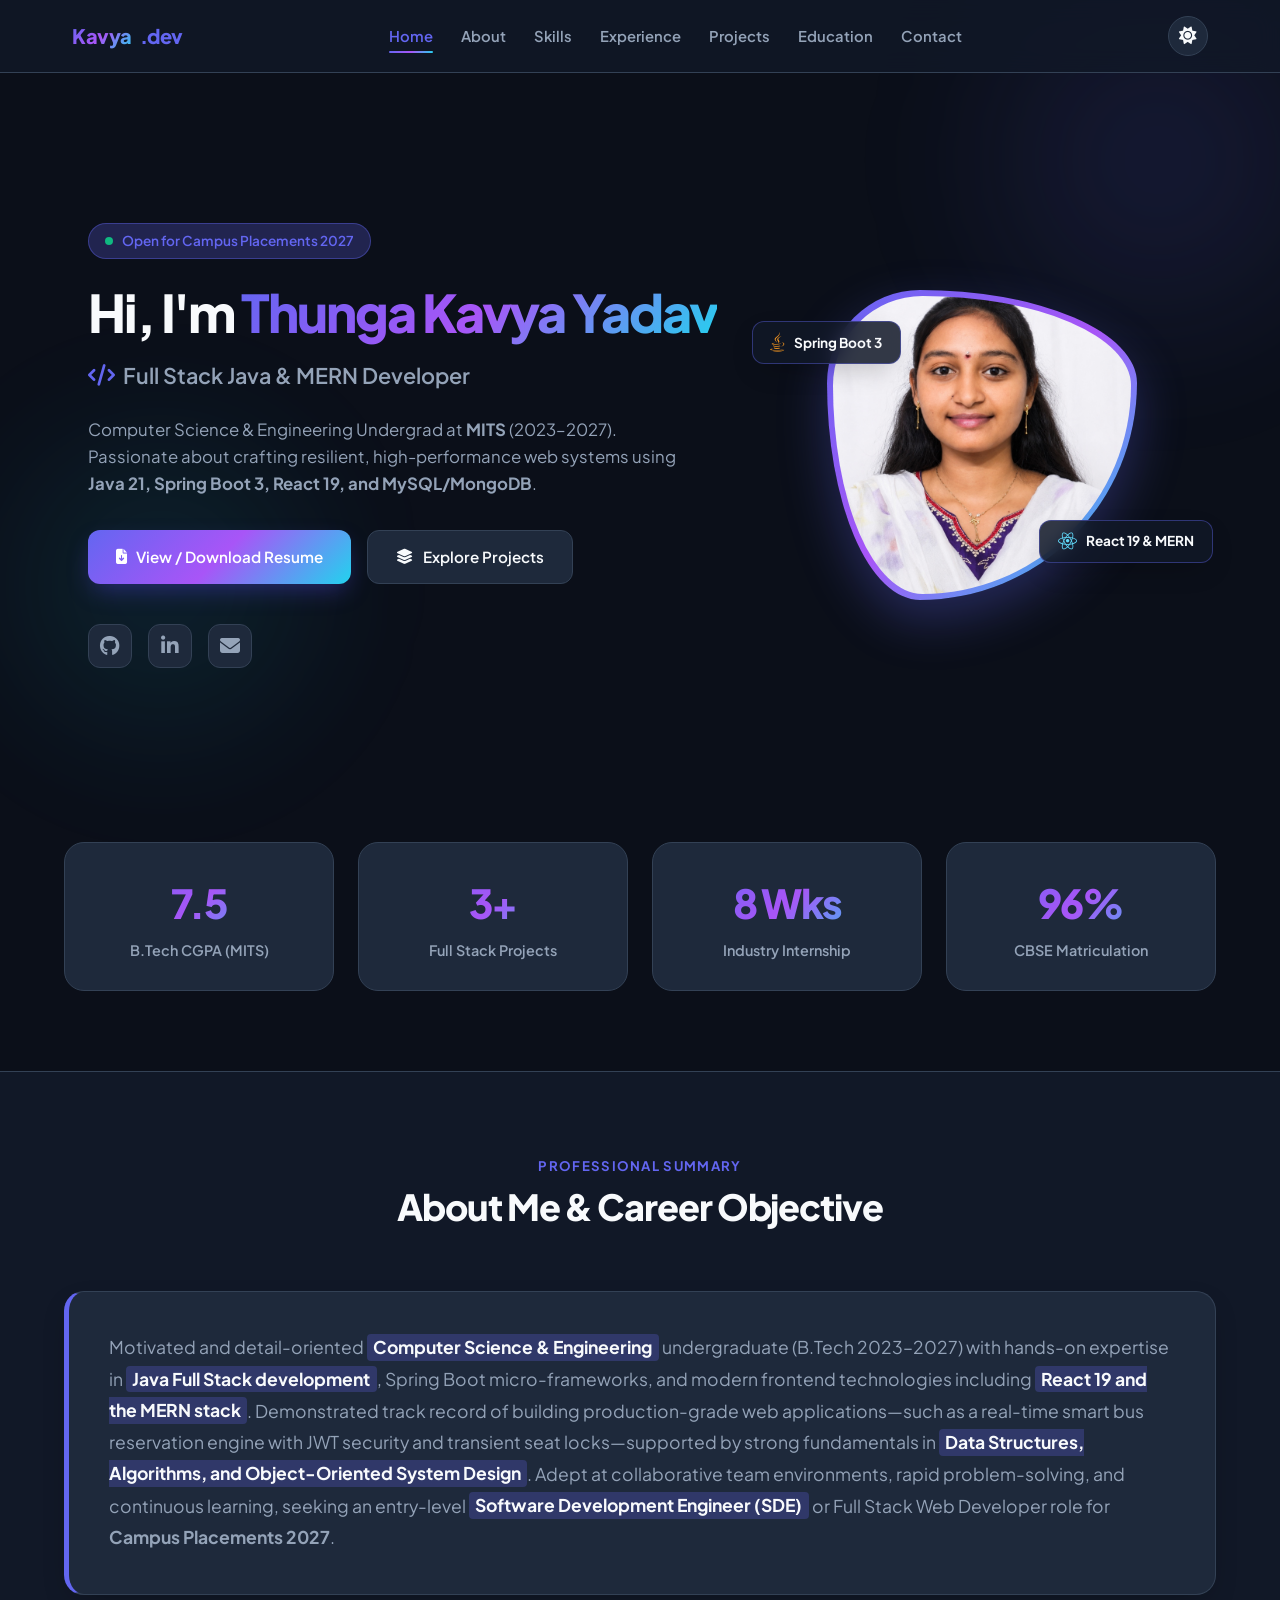
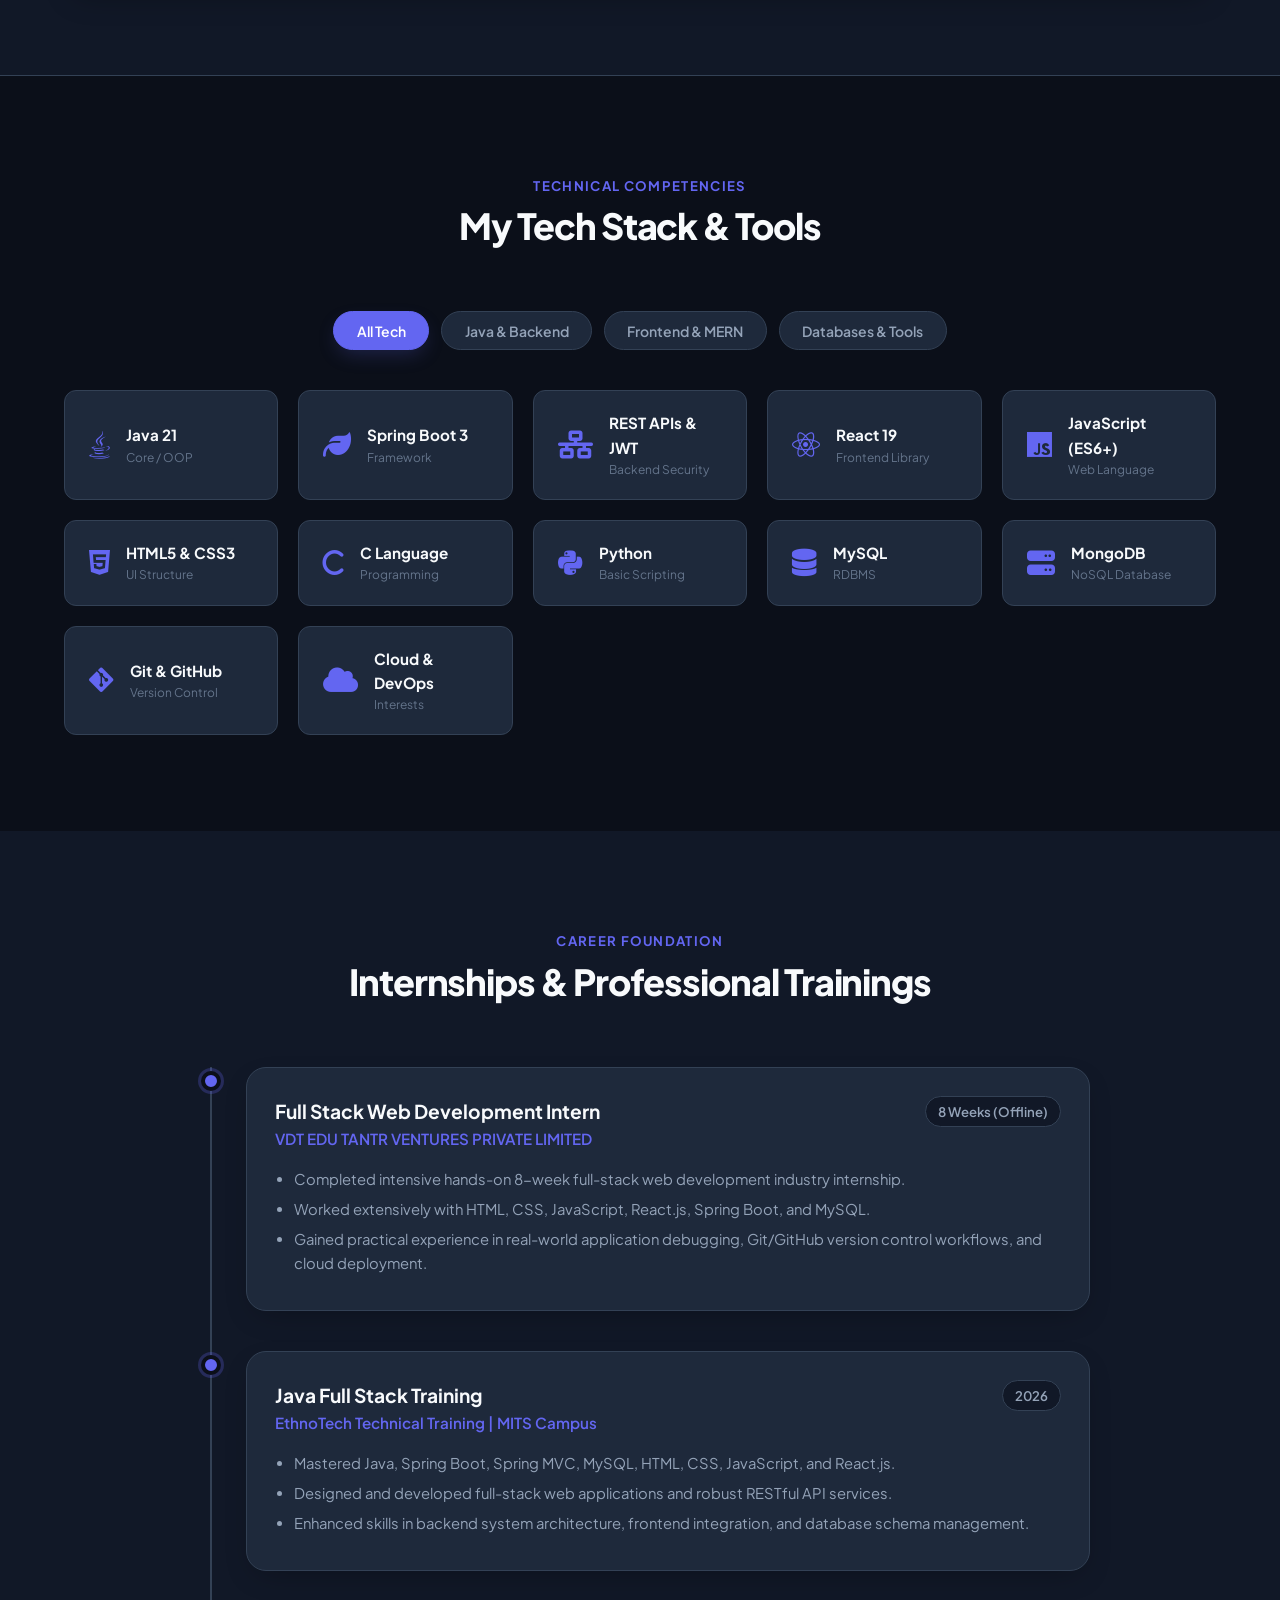
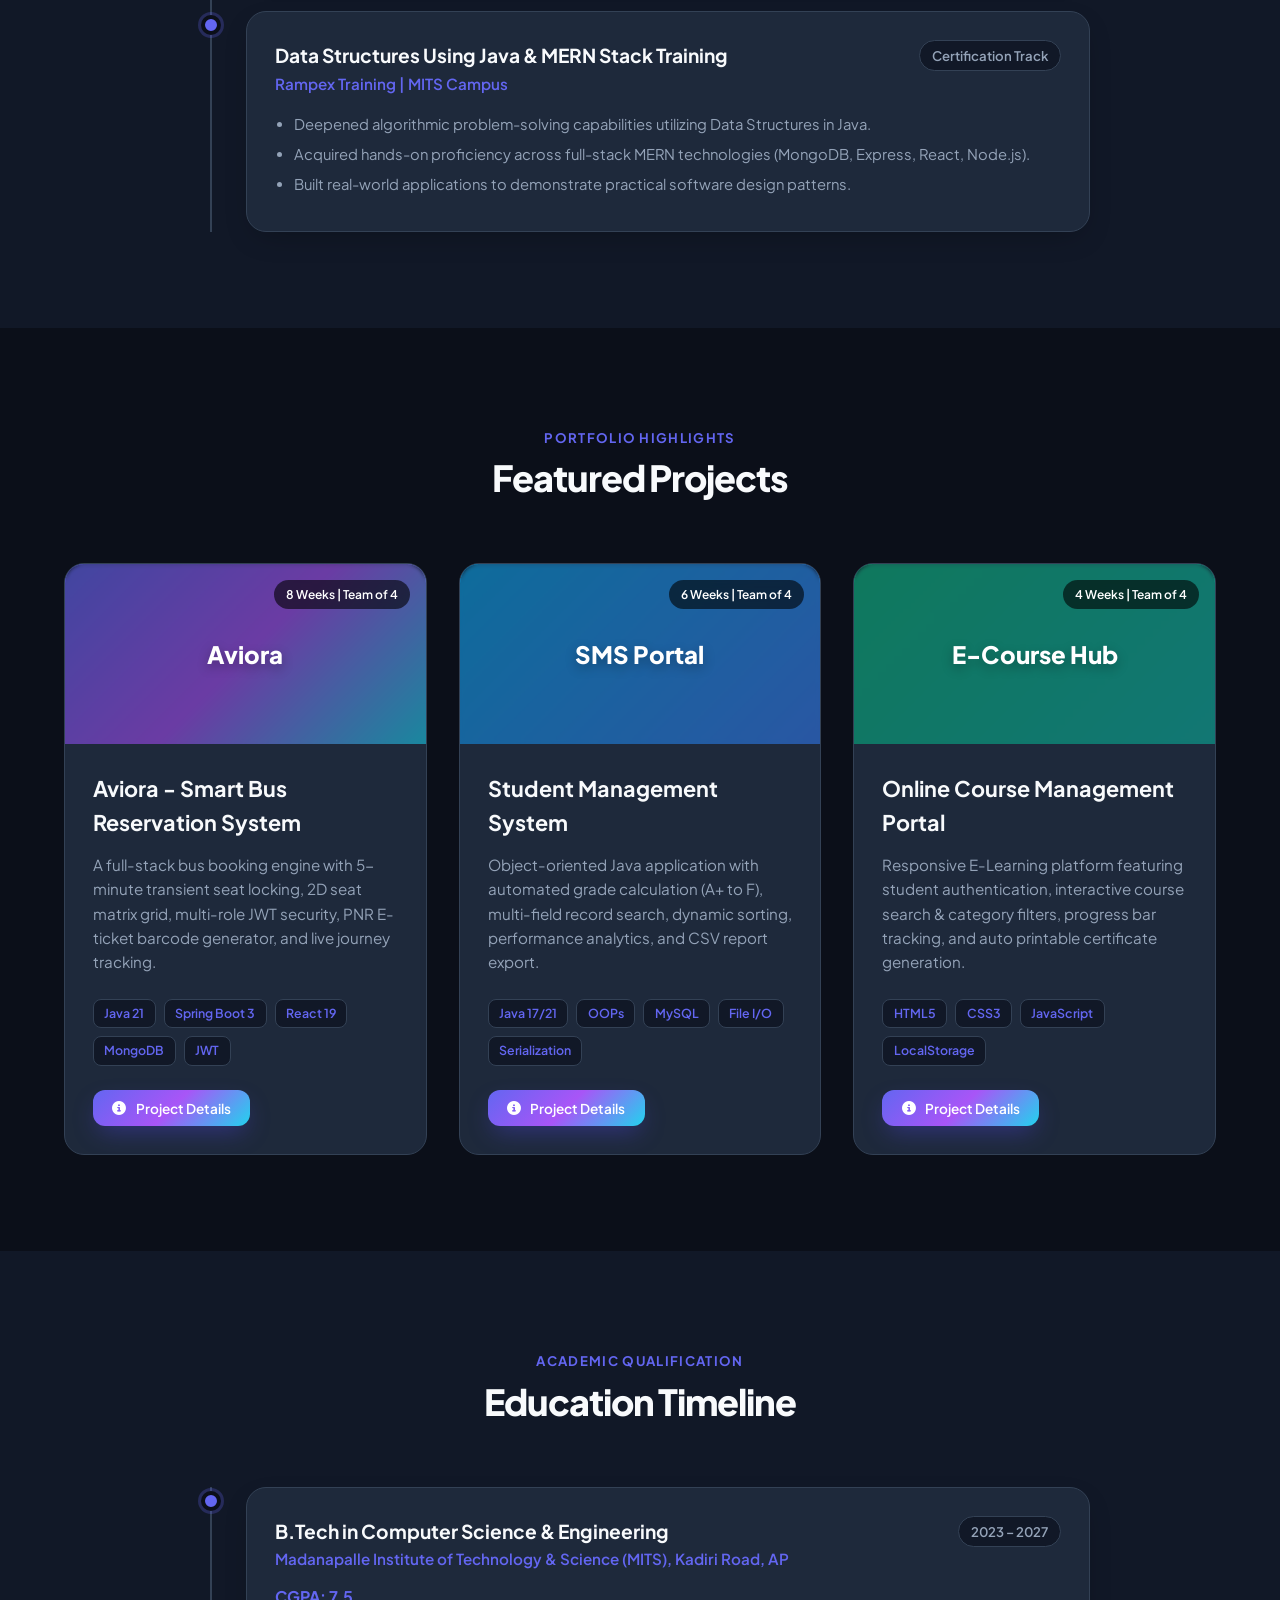
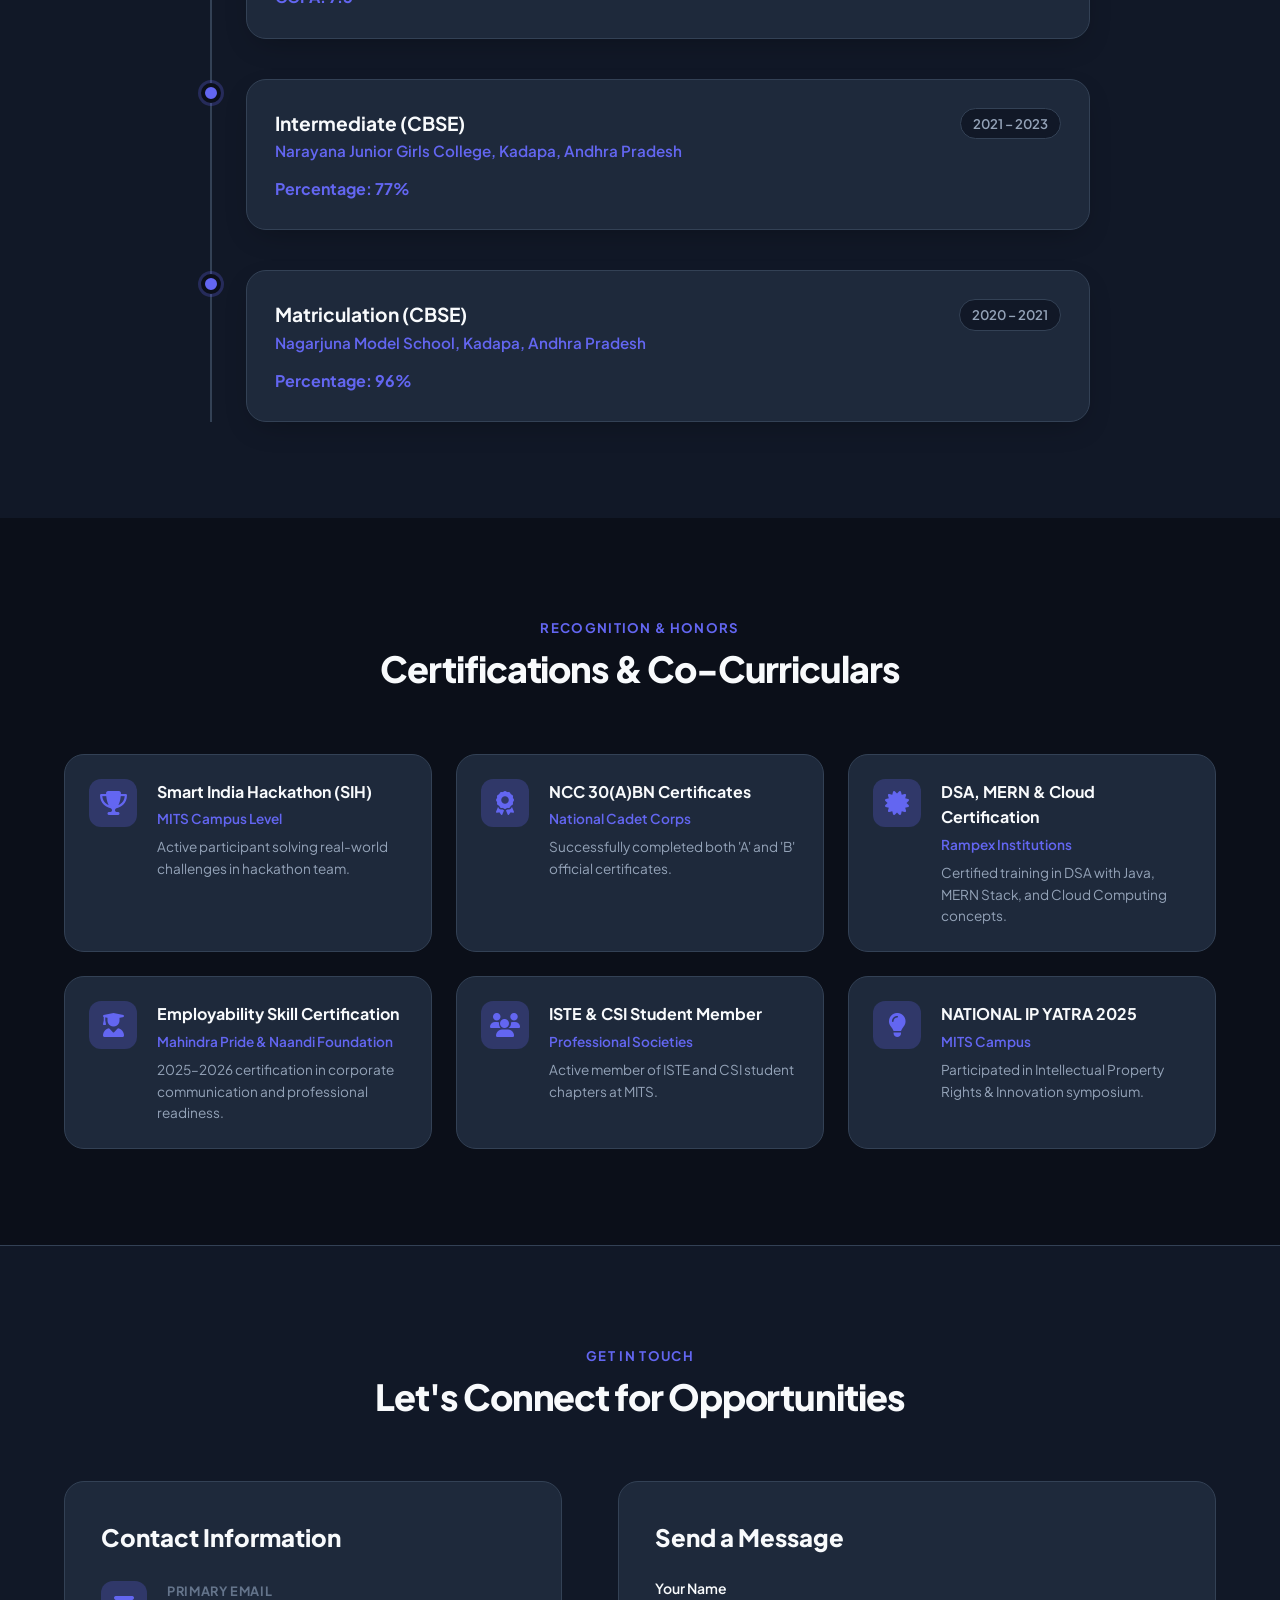
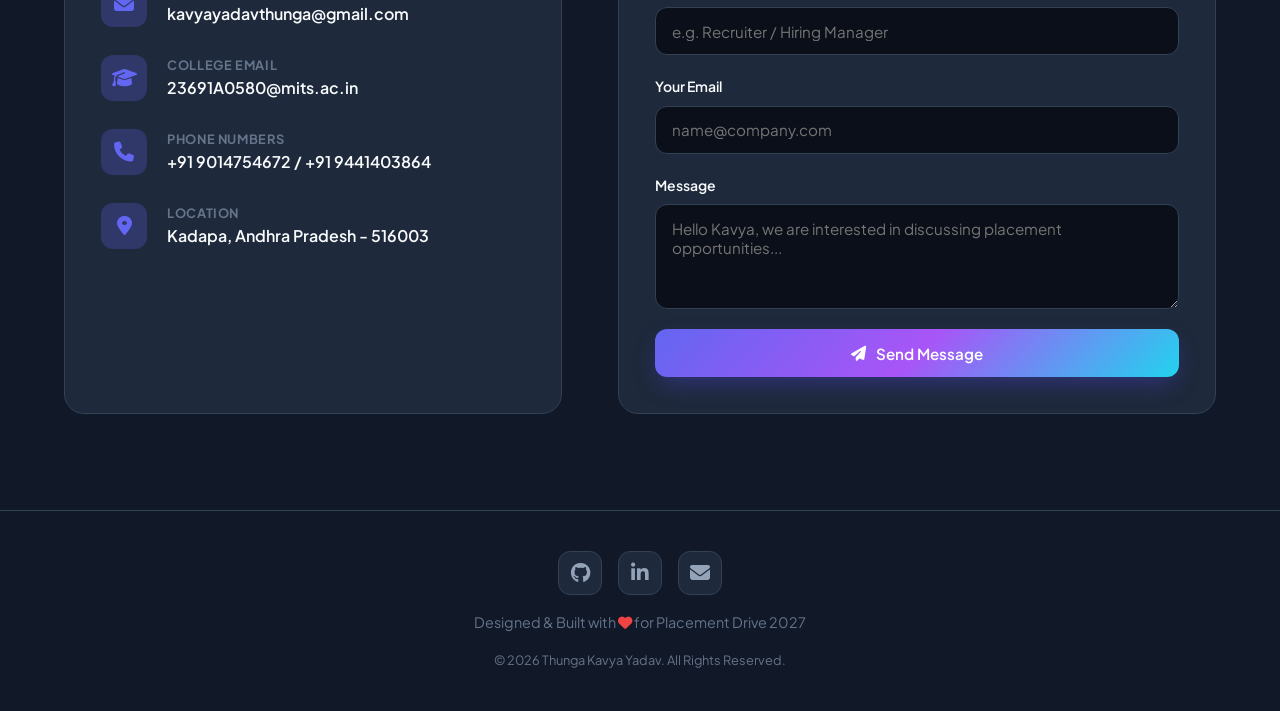
<file: index.html>
<!DOCTYPE html>
<html lang="en" data-theme="dark">
<head>
  <meta charset="UTF-8">
  <meta name="viewport" content="width=device-width, initial-scale=1.0">
  <title>Thunga Kavya Yadav | Full Stack Developer Portfolio | CSE 2027</title>
  <meta name="description" content="Portfolio of Thunga Kavya Yadav - B.Tech CSE student (2023-2027) at MITS. Full Stack Developer specializing in Java, Spring Boot, React, and MERN stack.">
  
  <!-- Google Fonts & FontAwesome -->
  <link rel="preconnect" href="https://fonts.googleapis.com">
  <link rel="preconnect" href="https://fonts.gstatic.com" crossorigin>
  <link href="https://fonts.googleapis.com/css2?family=Plus+Jakarta+Sans:wght@300;400;500;600;700;800&family=Fira+Code:wght@400;500&display=swap" rel="stylesheet">
  <link rel="stylesheet" href="https://cdnjs.cloudflare.com/ajax/libs/font-awesome/6.4.0/css/all.min.css">
  
  <!-- Custom Styles -->
  <link rel="stylesheet" href="style.css">
</head>
<body>

  <!-- Background Mesh Glow -->
  <div class="bg-mesh">
    <div class="bg-circle-1"></div>
    <div class="bg-circle-2"></div>
  </div>

  <!-- Header Navbar -->
  <header class="navbar">
    <div class="nav-container">
      <a href="#home" class="logo">
        <span class="gradient-text">Kavya</span><span style="color: var(--accent-primary);">.dev</span>
      </a>

      <ul class="nav-links" id="nav-links">
        <li><a href="#home" class="nav-link active">Home</a></li>
        <li><a href="#about" class="nav-link">About</a></li>
        <li><a href="#skills" class="nav-link">Skills</a></li>
        <li><a href="#experience" class="nav-link">Experience</a></li>
        <li><a href="#projects" class="nav-link">Projects</a></li>
        <li><a href="#education" class="nav-link">Education</a></li>
        <li><a href="#contact" class="nav-link">Contact</a></li>
      </ul>

      <div class="nav-actions">
        <button id="theme-toggle" class="theme-toggle-btn" title="Toggle Light/Dark Theme">
          <i class="fas fa-sun"></i>
        </button>
        <button id="mobile-menu-btn" class="mobile-menu-btn" title="Toggle Navigation">
          <i class="fas fa-bars"></i>
        </button>
      </div>
    </div>
  </header>

  <!-- Hero Section -->
  <section id="home" class="hero-section">
    <div class="container">
      <div class="hero-grid">
        <div class="hero-content">
          <div class="status-badge">
            <span class="pulse-dot"></span>
            <span>Open for Campus Placements 2027</span>
          </div>

          <h1 class="hero-title">
            Hi, I'm <span class="gradient-text">Thunga Kavya Yadav</span>
          </h1>

          <div class="hero-role">
            <i class="fas fa-code" style="color: var(--accent-primary);"></i>
            <span>Full Stack Java & MERN Developer</span>
          </div>

          <p class="hero-bio">
            Computer Science & Engineering Undergrad at <strong>MITS</strong> (2023–2027). Passionate about crafting resilient, high-performance web systems using <strong>Java 21, Spring Boot 3, React 19, and MySQL/MongoDB</strong>.
          </p>

          <div class="hero-cta">
            <button onclick="openResumeModal()" class="btn-primary">
              <i class="fas fa-file-download"></i> View / Download Resume
            </button>
            <a href="#projects" class="btn-secondary">
              <i class="fas fa-layer-group"></i> Explore Projects
            </a>
          </div>

          <div class="social-links">
            <a href="https://github.com/kavyayadav05" target="_blank" class="social-btn" title="GitHub">
              <i class="fab fa-github"></i>
            </a>
            <a href="https://www.linkedin.com/in/thunga-kavya-yadav-7bb9712ba" target="_blank" class="social-btn" title="LinkedIn">
              <i class="fab fa-linkedin-in"></i>
            </a>
            <a href="mailto:kavyayadavthunga@gmail.com" class="social-btn" title="Email">
              <i class="fas fa-envelope"></i>
            </a>
          </div>
        </div>

        <div class="hero-avatar-container">
          <div class="avatar-wrapper">
            <img src="./mypic.jpg" alt="Thunga Kavya Yadav" class="profile-img">
          </div>
          <div class="floating-tech-badge badge-1">
            <i class="fab fa-java" style="color: #f89820; font-size: 1.2rem;"></i>
            <span>Spring Boot 3</span>
          </div>
          <div class="floating-tech-badge badge-2">
            <i class="fab fa-react" style="color: #61dafb; font-size: 1.2rem;"></i>
            <span>React 19 & MERN</span>
          </div>
        </div>
      </div>
    </div>
  </section>

  <!-- Key Metrics Bar -->
  <section class="metrics-section">
    <div class="container">
      <div class="metrics-grid">
        <div class="metric-card">
          <div class="metric-number gradient-text">7.5</div>
          <div class="metric-label">B.Tech CGPA (MITS)</div>
        </div>
        <div class="metric-card">
          <div class="metric-number gradient-text">3+</div>
          <div class="metric-label">Full Stack Projects</div>
        </div>
        <div class="metric-card">
          <div class="metric-number gradient-text">8 Wks</div>
          <div class="metric-label">Industry Internship</div>
        </div>
        <div class="metric-card">
          <div class="metric-number gradient-text">96%</div>
          <div class="metric-label">CBSE Matriculation</div>
        </div>
      </div>
    </div>
  </section>

  <!-- Professional Summary Section -->
  <section id="about" class="summary-section">
    <div class="container">
      <div class="section-header">
        <span class="section-subtitle">Professional Summary</span>
        <h2 class="section-title">About Me & Career Objective</h2>
      </div>

      <div class="summary-card">
        <p class="summary-text">
          Motivated and detail-oriented <span class="summary-highlight">Computer Science & Engineering</span> undergraduate (B.Tech 2023–2027) with hands-on expertise in <span class="summary-highlight">Java Full Stack development</span>, Spring Boot micro-frameworks, and modern frontend technologies including <span class="summary-highlight">React 19 and the MERN stack</span>. Demonstrated track record of building production-grade web applications—such as a real-time smart bus reservation engine with JWT security and transient seat locks—supported by strong fundamentals in <span class="summary-highlight">Data Structures, Algorithms, and Object-Oriented System Design</span>. Adept at collaborative team environments, rapid problem-solving, and continuous learning, seeking an entry-level <span class="summary-highlight">Software Development Engineer (SDE)</span> or Full Stack Web Developer role for <strong>Campus Placements 2027</strong>.
        </p>
      </div>
    </div>
  </section>

  <!-- Skills Matrix Section -->
  <section id="skills" class="section">
    <div class="container">
      <div class="section-header">
        <span class="section-subtitle">Technical Competencies</span>
        <h2 class="section-title">My Tech Stack & Tools</h2>
      </div>

      <div class="skills-filter">
        <button class="filter-btn active" data-filter="all">All Tech</button>
        <button class="filter-btn" data-filter="java">Java & Backend</button>
        <button class="filter-btn" data-filter="frontend">Frontend & MERN</button>
        <button class="filter-btn" data-filter="db">Databases & Tools</button>
      </div>

      <div class="skills-grid" id="skills-grid">
        <!-- Java & Backend -->
        <div class="skill-card" data-category="java">
          <div class="skill-icon"><i class="fab fa-java"></i></div>
          <div>
            <div class="skill-name">Java 21</div>
            <div class="skill-category">Core / OOP</div>
          </div>
        </div>

        <div class="skill-card" data-category="java">
          <div class="skill-icon"><i class="fas fa-leaf"></i></div>
          <div>
            <div class="skill-name">Spring Boot 3</div>
            <div class="skill-category">Framework</div>
          </div>
        </div>

        <div class="skill-card" data-category="java">
          <div class="skill-icon"><i class="fas fa-network-wired"></i></div>
          <div>
            <div class="skill-name">REST APIs & JWT</div>
            <div class="skill-category">Backend Security</div>
          </div>
        </div>

        <!-- Frontend & MERN -->
        <div class="skill-card" data-category="frontend">
          <div class="skill-icon"><i class="fab fa-react"></i></div>
          <div>
            <div class="skill-name">React 19</div>
            <div class="skill-category">Frontend Library</div>
          </div>
        </div>

        <div class="skill-card" data-category="frontend">
          <div class="skill-icon"><i class="fab fa-js"></i></div>
          <div>
            <div class="skill-name">JavaScript (ES6+)</div>
            <div class="skill-category">Web Language</div>
          </div>
        </div>

        <div class="skill-card" data-category="frontend">
          <div class="skill-icon"><i class="fab fa-html5"></i></div>
          <div>
            <div class="skill-name">HTML5 & CSS3</div>
            <div class="skill-category">UI Structure</div>
          </div>
        </div>

        <div class="skill-card" data-category="java frontend">
          <div class="skill-icon"><i class="fas fa-c"></i></div>
          <div>
            <div class="skill-name">C Language</div>
            <div class="skill-category">Programming</div>
          </div>
        </div>

        <div class="skill-card" data-category="java frontend">
          <div class="skill-icon"><i class="fab fa-python"></i></div>
          <div>
            <div class="skill-name">Python</div>
            <div class="skill-category">Basic Scripting</div>
          </div>
        </div>

        <!-- Databases & Tools -->
        <div class="skill-card" data-category="db">
          <div class="skill-icon"><i class="fas fa-database"></i></div>
          <div>
            <div class="skill-name">MySQL</div>
            <div class="skill-category">RDBMS</div>
          </div>
        </div>

        <div class="skill-card" data-category="db">
          <div class="skill-icon"><i class="fas fa-server"></i></div>
          <div>
            <div class="skill-name">MongoDB</div>
            <div class="skill-category">NoSQL Database</div>
          </div>
        </div>

        <div class="skill-card" data-category="db">
          <div class="skill-icon"><i class="fab fa-git-alt"></i></div>
          <div>
            <div class="skill-name">Git & GitHub</div>
            <div class="skill-category">Version Control</div>
          </div>
        </div>

        <div class="skill-card" data-category="db">
          <div class="skill-icon"><i class="fas fa-cloud"></i></div>
          <div>
            <div class="skill-name">Cloud & DevOps</div>
            <div class="skill-category">Interests</div>
          </div>
        </div>
      </div>
    </div>
  </section>

  <!-- Experience & Internships Section -->
  <section id="experience" class="section" style="background: var(--bg-surface);">
    <div class="container">
      <div class="section-header">
        <span class="section-subtitle">Career Foundation</span>
        <h2 class="section-title">Internships & Professional Trainings</h2>
      </div>

      <div class="timeline-container">
        <!-- Item 1 -->
        <div class="timeline-item">
          <div class="timeline-dot"></div>
          <div class="timeline-card">
            <div class="timeline-header">
              <div>
                <h3 class="timeline-title">Full Stack Web Development Intern</h3>
                <span class="timeline-org">VDT EDU TANTR VENTURES PRIVATE LIMITED</span>
              </div>
              <span class="timeline-date">8 Weeks (Offline)</span>
            </div>
            <ul class="timeline-bullets">
              <li>Completed intensive hands-on 8-week full-stack web development industry internship.</li>
              <li>Worked extensively with HTML, CSS, JavaScript, React.js, Spring Boot, and MySQL.</li>
              <li>Gained practical experience in real-world application debugging, Git/GitHub version control workflows, and cloud deployment.</li>
            </ul>
          </div>
        </div>

        <!-- Item 2 -->
        <div class="timeline-item">
          <div class="timeline-dot"></div>
          <div class="timeline-card">
            <div class="timeline-header">
              <div>
                <h3 class="timeline-title">Java Full Stack Training</h3>
                <span class="timeline-org">EthnoTech Technical Training | MITS Campus</span>
              </div>
              <span class="timeline-date">2026</span>
            </div>
            <ul class="timeline-bullets">
              <li>Mastered Java, Spring Boot, Spring MVC, MySQL, HTML, CSS, JavaScript, and React.js.</li>
              <li>Designed and developed full-stack web applications and robust RESTful API services.</li>
              <li>Enhanced skills in backend system architecture, frontend integration, and database schema management.</li>
            </ul>
          </div>
        </div>

        <!-- Item 3 -->
        <div class="timeline-item">
          <div class="timeline-dot"></div>
          <div class="timeline-card">
            <div class="timeline-header">
              <div>
                <h3 class="timeline-title">Data Structures Using Java & MERN Stack Training</h3>
                <span class="timeline-org">Rampex Training | MITS Campus</span>
              </div>
              <span class="timeline-date">Certification Track</span>
            </div>
            <ul class="timeline-bullets">
              <li>Deepened algorithmic problem-solving capabilities utilizing Data Structures in Java.</li>
              <li>Acquired hands-on proficiency across full-stack MERN technologies (MongoDB, Express, React, Node.js).</li>
              <li>Built real-world applications to demonstrate practical software design patterns.</li>
            </ul>
          </div>
        </div>
      </div>
    </div>
  </section>

  <!-- Projects Showcase Section -->
  <section id="projects" class="section">
    <div class="container">
      <div class="section-header">
        <span class="section-subtitle">Portfolio Highlights</span>
        <h2 class="section-title">Featured Projects</h2>
      </div>

      <div class="projects-grid">
        <!-- Project 1 -->
        <div class="project-card" data-category="java frontend">
          <div class="project-header-banner">
            <div class="project-banner-overlay"></div>
            <div class="project-banner-title">Aviora</div>
            <span class="project-badge-duration">8 Weeks | Team of 4</span>
          </div>
          <div class="project-body">
            <h3 class="project-title">Aviora - Smart Bus Reservation System</h3>
            <p class="project-desc">
              A full-stack bus booking engine with 5-minute transient seat locking, 2D seat matrix grid, multi-role JWT security, PNR E-ticket barcode generator, and live journey tracking.
            </p>
            <div class="project-tech-tags">
              <span class="tech-tag">Java 21</span>
              <span class="tech-tag">Spring Boot 3</span>
              <span class="tech-tag">React 19</span>
              <span class="tech-tag">MongoDB</span>
              <span class="tech-tag">JWT</span>
            </div>
            <div class="project-actions">
              <button onclick="openProjectModal('aviora')" class="btn-primary" style="padding: 0.6rem 1.2rem; font-size: 0.85rem;">
                <i class="fas fa-circle-info"></i> Project Details
              </button>
            </div>
          </div>
        </div>

        <!-- Project 2 -->
        <div class="project-card" data-category="java db">
          <div class="project-header-banner" style="background: linear-gradient(135deg, #0ea5e9 0%, #3b82f6 100%);">
            <div class="project-banner-overlay"></div>
            <div class="project-banner-title">SMS Portal</div>
            <span class="project-badge-duration">6 Weeks | Team of 4</span>
          </div>
          <div class="project-body">
            <h3 class="project-title">Student Management System</h3>
            <p class="project-desc">
              Object-oriented Java application with automated grade calculation (A+ to F), multi-field record search, dynamic sorting, performance analytics, and CSV report export.
            </p>
            <div class="project-tech-tags">
              <span class="tech-tag">Java 17/21</span>
              <span class="tech-tag">OOPs</span>
              <span class="tech-tag">MySQL</span>
              <span class="tech-tag">File I/O</span>
              <span class="tech-tag">Serialization</span>
            </div>
            <div class="project-actions">
              <button onclick="openProjectModal('student')" class="btn-primary" style="padding: 0.6rem 1.2rem; font-size: 0.85rem;">
                <i class="fas fa-circle-info"></i> Project Details
              </button>
            </div>
          </div>
        </div>

        <!-- Project 3 -->
        <div class="project-card" data-category="frontend">
          <div class="project-header-banner" style="background: linear-gradient(135deg, #10b981 0%, #14b8a6 100%);">
            <div class="project-banner-overlay"></div>
            <div class="project-banner-title">E-Course Hub</div>
            <span class="project-badge-duration">4 Weeks | Team of 4</span>
          </div>
          <div class="project-body">
            <h3 class="project-title">Online Course Management Portal</h3>
            <p class="project-desc">
              Responsive E-Learning platform featuring student authentication, interactive course search & category filters, progress bar tracking, and auto printable certificate generation.
            </p>
            <div class="project-tech-tags">
              <span class="tech-tag">HTML5</span>
              <span class="tech-tag">CSS3</span>
              <span class="tech-tag">JavaScript</span>
              <span class="tech-tag">LocalStorage</span>
            </div>
            <div class="project-actions">
              <button onclick="openProjectModal('course')" class="btn-primary" style="padding: 0.6rem 1.2rem; font-size: 0.85rem;">
                <i class="fas fa-circle-info"></i> Project Details
              </button>
            </div>
          </div>
        </div>
      </div>
    </div>
  </section>

  <!-- Education Section -->
  <section id="education" class="section" style="background: var(--bg-surface);">
    <div class="container">
      <div class="section-header">
        <span class="section-subtitle">Academic Qualification</span>
        <h2 class="section-title">Education Timeline</h2>
      </div>

      <div class="timeline-container">
        <!-- Education 1 -->
        <div class="timeline-item">
          <div class="timeline-dot"></div>
          <div class="timeline-card">
            <div class="timeline-header">
              <div>
                <h3 class="timeline-title">B.Tech in Computer Science & Engineering</h3>
                <span class="timeline-org">Madanapalle Institute of Technology & Science (MITS), Kadiri Road, AP</span>
              </div>
              <span class="timeline-date">2023 – 2027</span>
            </div>
            <p style="font-weight: 700; color: var(--accent-primary); margin-top: 0.5rem;">
              CGPA: 7.5
            </p>
          </div>
        </div>

        <!-- Education 2 -->
        <div class="timeline-item">
          <div class="timeline-dot"></div>
          <div class="timeline-card">
            <div class="timeline-header">
              <div>
                <h3 class="timeline-title">Intermediate (CBSE)</h3>
                <span class="timeline-org">Narayana Junior Girls College, Kadapa, Andhra Pradesh</span>
              </div>
              <span class="timeline-date">2021 – 2023</span>
            </div>
            <p style="font-weight: 700; color: var(--accent-primary); margin-top: 0.5rem;">
              Percentage: 77%
            </p>
          </div>
        </div>

        <!-- Education 3 -->
        <div class="timeline-item">
          <div class="timeline-dot"></div>
          <div class="timeline-card">
            <div class="timeline-header">
              <div>
                <h3 class="timeline-title">Matriculation (CBSE)</h3>
                <span class="timeline-org">Nagarjuna Model School, Kadapa, Andhra Pradesh</span>
              </div>
              <span class="timeline-date">2020 – 2021</span>
            </div>
            <p style="font-weight: 700; color: var(--accent-primary); margin-top: 0.5rem;">
              Percentage: 96%
            </p>
          </div>
        </div>
      </div>
    </div>
  </section>

  <!-- Achievements & Certifications -->
  <section class="section">
    <div class="container">
      <div class="section-header">
        <span class="section-subtitle">Recognition & Honors</span>
        <h2 class="section-title">Certifications & Co-Curriculars</h2>
      </div>

      <div class="achievements-grid">
        <div class="achievement-card">
          <div class="achievement-icon-box"><i class="fas fa-trophy"></i></div>
          <div>
            <div class="achievement-title">Smart India Hackathon (SIH)</div>
            <div class="achievement-issuer">MITS Campus Level</div>
            <div class="achievement-desc">Active participant solving real-world challenges in hackathon team.</div>
          </div>
        </div>

        <div class="achievement-card">
          <div class="achievement-icon-box"><i class="fas fa-award"></i></div>
          <div>
            <div class="achievement-title">NCC 30(A)BN Certificates</div>
            <div class="achievement-issuer">National Cadet Corps</div>
            <div class="achievement-desc">Successfully completed both 'A' and 'B' official certificates.</div>
          </div>
        </div>

        <div class="achievement-card">
          <div class="achievement-icon-box"><i class="fas fa-certificate"></i></div>
          <div>
            <div class="achievement-title">DSA, MERN & Cloud Certification</div>
            <div class="achievement-issuer">Rampex Institutions</div>
            <div class="achievement-desc">Certified training in DSA with Java, MERN Stack, and Cloud Computing concepts.</div>
          </div>
        </div>

        <div class="achievement-card">
          <div class="achievement-icon-box"><i class="fas fa-user-graduate"></i></div>
          <div>
            <div class="achievement-title">Employability Skill Certification</div>
            <div class="achievement-issuer">Mahindra Pride & Naandi Foundation</div>
            <div class="achievement-desc">2025–2026 certification in corporate communication and professional readiness.</div>
          </div>
        </div>

        <div class="achievement-card">
          <div class="achievement-icon-box"><i class="fas fa-users"></i></div>
          <div>
            <div class="achievement-title">ISTE & CSI Student Member</div>
            <div class="achievement-issuer">Professional Societies</div>
            <div class="achievement-desc">Active member of ISTE and CSI student chapters at MITS.</div>
          </div>
        </div>

        <div class="achievement-card">
          <div class="achievement-icon-box"><i class="fas fa-lightbulb"></i></div>
          <div>
            <div class="achievement-title">NATIONAL IP YATRA 2025</div>
            <div class="achievement-issuer">MITS Campus</div>
            <div class="achievement-desc">Participated in Intellectual Property Rights & Innovation symposium.</div>
          </div>
        </div>
      </div>
    </div>
  </section>

  <!-- Contact Section -->
  <section id="contact" class="contact-section section">
    <div class="container">
      <div class="section-header">
        <span class="section-subtitle">Get In Touch</span>
        <h2 class="section-title">Let's Connect for Opportunities</h2>
      </div>

      <div class="contact-grid">
        <div class="contact-info-card">
          <h3 style="font-size: 1.5rem; font-weight: 800; margin-bottom: 1.5rem;">Contact Information</h3>

          <div class="contact-item">
            <div class="contact-icon-wrapper"><i class="fas fa-envelope"></i></div>
            <div>
              <div class="contact-label">Primary Email</div>
              <a href="mailto:kavyayadavthunga@gmail.com" class="contact-value">kavyayadavthunga@gmail.com</a>
            </div>
          </div>

          <div class="contact-item">
            <div class="contact-icon-wrapper"><i class="fas fa-graduation-cap"></i></div>
            <div>
              <div class="contact-label">College Email</div>
              <a href="mailto:23691A0580@mits.ac.in" class="contact-value">23691A0580@mits.ac.in</a>
            </div>
          </div>

          <div class="contact-item">
            <div class="contact-icon-wrapper"><i class="fas fa-phone"></i></div>
            <div>
              <div class="contact-label">Phone Numbers</div>
              <div class="contact-value">+91 9014754672 / +91 9441403864</div>
            </div>
          </div>

          <div class="contact-item">
            <div class="contact-icon-wrapper"><i class="fas fa-map-marker-alt"></i></div>
            <div>
              <div class="contact-label">Location</div>
              <div class="contact-value">Kadapa, Andhra Pradesh - 516003</div>
            </div>
          </div>
        </div>

        <form id="contact-form" class="contact-form">
          <h3 style="font-size: 1.5rem; font-weight: 800;">Send a Message</h3>
          
          <div class="form-group">
            <label for="form-name" class="form-label">Your Name</label>
            <input type="text" id="form-name" class="form-input" placeholder="e.g. Recruiter / Hiring Manager" required>
          </div>

          <div class="form-group">
            <label for="form-email" class="form-label">Your Email</label>
            <input type="email" id="form-email" class="form-input" placeholder="name@company.com" required>
          </div>

          <div class="form-group">
            <label for="form-message" class="form-label">Message</label>
            <textarea id="form-message" class="form-textarea" rows="4" placeholder="Hello Kavya, we are interested in discussing placement opportunities..." required></textarea>
          </div>

          <button type="submit" class="btn-primary" style="width: 100%; justify-content: center; padding: 0.9rem;">
            <i class="fas fa-paper-plane"></i> Send Message
          </button>
        </form>
      </div>
    </div>
  </section>

  <!-- Footer -->
  <footer>
    <div class="container">
      <div class="footer-content">
        <div class="social-links">
          <a href="https://github.com/kavyayadav05" target="_blank" class="social-btn" title="GitHub"><i class="fab fa-github"></i></a>
          <a href="https://www.linkedin.com/in/thunga-kavya-yadav-7bb9712ba" target="_blank" class="social-btn" title="LinkedIn"><i class="fab fa-linkedin-in"></i></a>
          <a href="mailto:kavyayadavthunga@gmail.com" class="social-btn" title="Email"><i class="fas fa-envelope"></i></a>
        </div>
        <p class="footer-text">
          Designed & Built with <i class="fas fa-heart" style="color: #ef4444;"></i> for Placement Drive 2027
        </p>
        <p class="footer-text" style="font-size: 0.8rem;">
          © 2026 Thunga Kavya Yadav. All Rights Reserved.
        </p>
      </div>
    </div>
  </footer>

  <!-- Modal Component Overlay -->
  <div id="modal-overlay" class="modal-overlay" onclick="if(event.target === this) closeModal()">
    <div class="modal-content">
      <button class="modal-close-btn" onclick="closeModal()" title="Close"><i class="fas fa-times"></i></button>
      <div id="modal-body"></div>
    </div>
  </div>

  <!-- Custom Scripts -->
  <script src="script.js"></script>
</body>
</html>
</file>
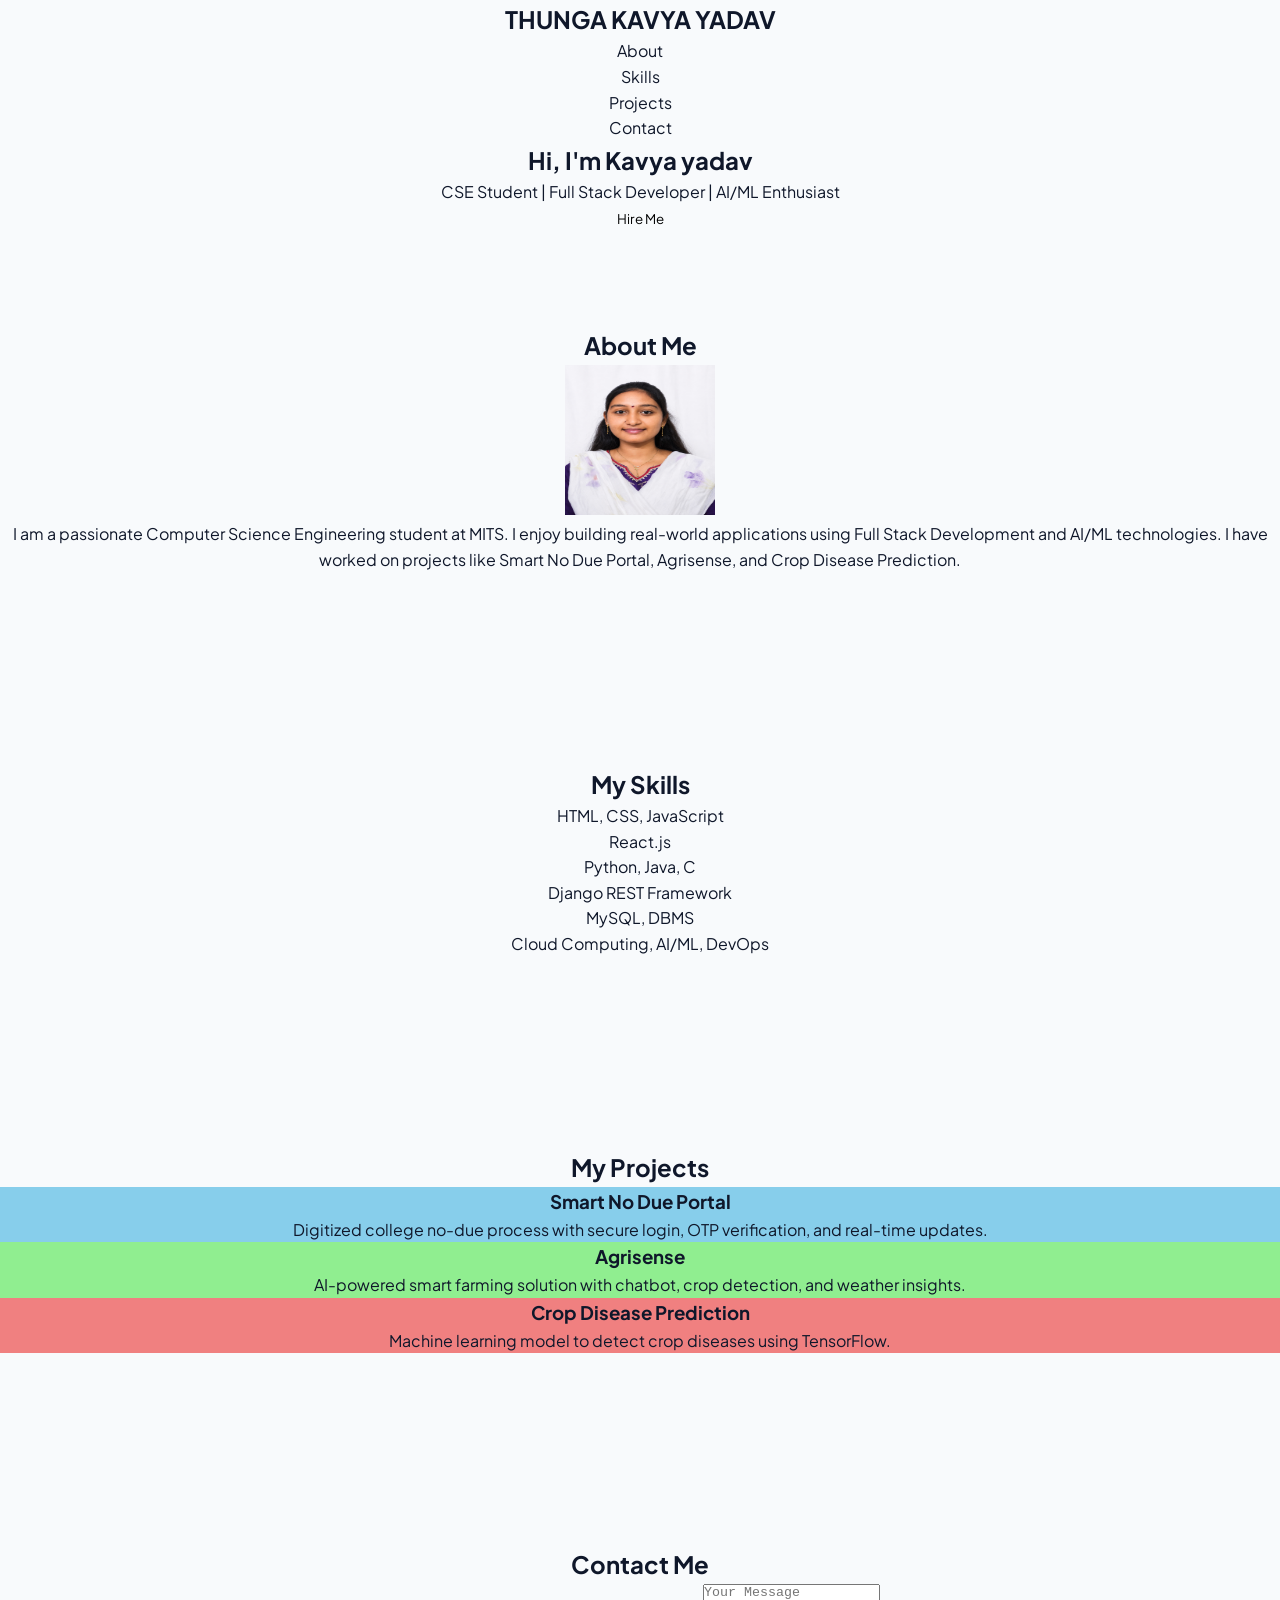
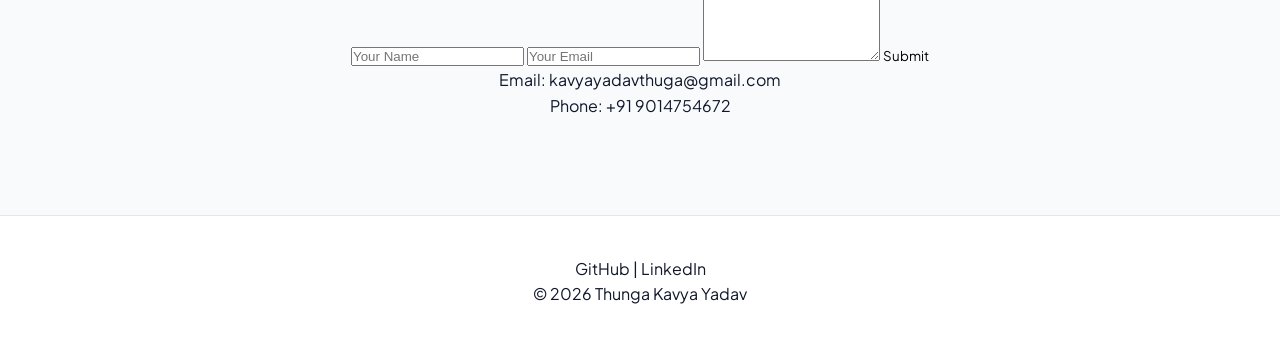
<file: kavya.html>
<!DOCTYPE html>
<html lang="en">
<head>
    <meta charset="UTF-8">
    <meta name="viewport" content="width=device-width, initial-scale=1.0">
    <title>Kavya | Portfolio</title>
    <link rel="stylesheet" href="style.css">
</head>
<body>
    <center>
<header>
    <h2>THUNGA KAVYA YADAV</h2>
    <nav>
    <ul>
     <li><a href="#about">About</a></li>
     <li><a href="#skills">Skills</a></li>
        <li><a href="#projects">Projects</a></li>
        <li><a href="#contact">Contact</a></li>
    </ul>
    </nav>
</header>
<section class="hero">
    <h1>Hi, I'm Kavya yadav</h1>
    <p>CSE Student | Full Stack Developer | AI/ML Enthusiast</p>
    <button class="btn">Hire Me</button>
</section>
<section id="about" class="section">
    <h2>About Me</h2>
<img src="./mypic.jpg" alt="Profile" class="profile-pic" width="150px" height="150px">
    <p>
        I am a passionate Computer Science Engineering student at MITS. 
        I enjoy building real-world applications using Full Stack Development and AI/ML technologies. 
        I have worked on projects like Smart No Due Portal, Agrisense, and Crop Disease Prediction.
    </p>
</section>
<section id="skills" class="section">
    <h2>My Skills</h2>
    <p>HTML, CSS, JavaScript</p>
    <p>React.js</p>
    <p>Python, Java, C</p>
    <p>Django REST Framework</p>
    <p>MySQL, DBMS</p>
    <p>Cloud Computing, AI/ML, DevOps</p>
</section>
<section id="projects" class="section">
    <h2>My Projects</h2>
    <div class="projects">
    <article class="card" style="background-color: skyblue;">
         <h3>Smart No Due Portal</h3>
            <p>Digitized college no-due process with secure login, OTP verification, and real-time updates.</p>
        </article>
    <article class="card" style="background-color: lightgreen;">
        <h3>Agrisense</h3>
        <p>AI-powered smart farming solution with chatbot, crop detection, and weather insights.</p>
    </article>
     <article class="card" style="background-color: lightcoral;">
        <h3>Crop Disease Prediction</h3>
       <p>Machine learning model to detect crop diseases using TensorFlow.</p>
    </article>
    </div>
</section>
<section id="contact" class="section">
    <h2>Contact Me</h2>
    <form>
    <input type="text" placeholder="Your Name" required>
     <input type="email" placeholder="Your Email" required>
        <textarea placeholder="Your Message" rows="5" required></textarea>
    <button class="btn">Submit</button>
    </form>
    <p>Email: kavyayadavthuga@gmail.com</p>
    <p>Phone: +91 9014754672</p>
</section>
</center>
<footer>
    <p>
    <a href="https://github.com/" target="_blank">GitHub</a> |
    <a href="https://linkedin.com/" target="_blank">LinkedIn</a>
    </p>
    <p>© 2026 Thunga Kavya Yadav</p>
</footer>
</body>
</html>
</file>
<file: style.css>
/* Modern CSS Design System - Thunga Kavya Yadav Portfolio */
@import url('https://fonts.googleapis.com/css2?family=Plus+Jakarta+Sans:wght@300;400;500;600;700;800&family=Fira+Code:wght@400;500&display=swap');

:root {
  /* Light Theme Color Palette */
  --bg-primary: #f8fafc;
  --bg-surface: #ffffff;
  --bg-card: #ffffff;
  --bg-glass: rgba(255, 255, 255, 0.85);
  --bg-glass-card: rgba(255, 255, 255, 0.7);
  --text-primary: #0f172a;
  --text-secondary: #475569;
  --text-muted: #64748b;
  --accent-primary: #4f46e5;
  --accent-primary-hover: #4338ca;
  --accent-secondary: #06b6d4;
  --accent-gradient: linear-gradient(135deg, #4f46e5 0%, #7c3aed 50%, #06b6d4 100%);
  --accent-glow: rgba(79, 70, 229, 0.15);
  --border-color: #e2e8f0;
  --border-highlight: rgba(79, 70, 229, 0.2);
  --card-shadow: 0 10px 30px -10px rgba(0, 0, 0, 0.05);
  --card-shadow-hover: 0 20px 40px -15px rgba(79, 70, 229, 0.12);
  --radius-sm: 8px;
  --radius-md: 12px;
  --radius-lg: 20px;
  --radius-full: 9999px;
  --transition: all 0.3s cubic-bezier(0.4, 0, 0.2, 1);
}

[data-theme="dark"] {
  /* Dark Theme Color Palette */
  --bg-primary: #0b0f19;
  --bg-surface: #111827;
  --bg-card: #1e293b;
  --bg-glass: rgba(17, 24, 39, 0.85);
  --bg-glass-card: rgba(30, 41, 59, 0.7);
  --text-primary: #f8fafc;
  --text-secondary: #94a3b8;
  --text-muted: #64748b;
  --accent-primary: #6366f1;
  --accent-primary-hover: #818cf8;
  --accent-secondary: #22d3ee;
  --accent-gradient: linear-gradient(135deg, #6366f1 0%, #a855f7 50%, #22d3ee 100%);
  --accent-glow: rgba(99, 102, 241, 0.25);
  --border-color: #334155;
  --border-highlight: rgba(99, 102, 241, 0.4);
  --card-shadow: 0 10px 30px -10px rgba(0, 0, 0, 0.3);
  --card-shadow-hover: 0 20px 40px -15px rgba(99, 102, 241, 0.25);
}

/* Base Styles */
* {
  margin: 0;
  padding: 0;
  box-sizing: border-box;
}

html {
  scroll-behavior: smooth;
  font-family: 'Plus Jakarta Sans', -apple-system, BlinkMacSystemFont, sans-serif;
  background-color: var(--bg-primary);
  color: var(--text-primary);
}

body {
  min-height: 100vh;
  line-height: 1.6;
  overflow-x: hidden;
  transition: background-color 0.3s ease, color 0.3s ease;
}

a {
  color: inherit;
  text-decoration: none;
}

ul {
  list-style: none;
}

button {
  font-family: inherit;
  cursor: pointer;
  border: none;
  background: none;
}

/* Background Animated Gradient Mesh */
.bg-mesh {
  position: fixed;
  top: 0;
  left: 0;
  width: 100vw;
  height: 100vh;
  z-index: -1;
  overflow: hidden;
  pointer-events: none;
  opacity: 0.6;
}

.bg-circle-1 {
  position: absolute;
  top: -10%;
  right: -10%;
  width: 500px;
  height: 500px;
  border-radius: 50%;
  background: radial-gradient(circle, rgba(99, 102, 241, 0.25) 0%, rgba(0,0,0,0) 70%);
  filter: blur(60px);
}

.bg-circle-2 {
  position: absolute;
  bottom: 10%;
  left: -5%;
  width: 450px;
  height: 450px;
  border-radius: 50%;
  background: radial-gradient(circle, rgba(34, 211, 238, 0.2) 0%, rgba(0,0,0,0) 70%);
  filter: blur(60px);
}

/* Header & Navigation */
.navbar {
  position: fixed;
  top: 0;
  left: 0;
  width: 100%;
  z-index: 100;
  background: var(--bg-glass);
  backdrop-filter: blur(12px);
  -webkit-backdrop-filter: blur(12px);
  border-bottom: 1px solid var(--border-color);
  transition: var(--transition);
}

.nav-container {
  max-width: 1200px;
  margin: 0 auto;
  padding: 1rem 2rem;
  display: flex;
  justify-content: space-between;
  align-items: center;
}

.logo {
  font-size: 1.25rem;
  font-weight: 800;
  letter-spacing: -0.025em;
  display: flex;
  align-items: center;
  gap: 0.5rem;
}

.logo-accent {
  background: var(--accent-gradient);
  -webkit-background-clip: text;
  -webkit-text-fill-color: transparent;
}

.nav-links {
  display: flex;
  gap: 1.75rem;
  align-items: center;
}

.nav-link {
  font-size: 0.925rem;
  font-weight: 600;
  color: var(--text-secondary);
  transition: var(--transition);
  position: relative;
  padding: 0.25rem 0;
}

.nav-link:hover, .nav-link.active {
  color: var(--accent-primary);
}

.nav-link.active::after {
  content: '';
  position: absolute;
  bottom: -4px;
  left: 0;
  width: 100%;
  height: 2px;
  background: var(--accent-gradient);
  border-radius: 2px;
}

.nav-actions {
  display: flex;
  align-items: center;
  gap: 1rem;
}

.theme-toggle-btn {
  width: 40px;
  height: 40px;
  border-radius: var(--radius-full);
  background: var(--bg-card);
  border: 1px solid var(--border-color);
  color: var(--text-primary);
  display: flex;
  align-items: center;
  justify-content: center;
  font-size: 1.1rem;
  transition: var(--transition);
}

.theme-toggle-btn:hover {
  border-color: var(--accent-primary);
  transform: rotate(15deg);
  box-shadow: 0 0 15px var(--accent-glow);
}

.mobile-menu-btn {
  display: none;
  font-size: 1.5rem;
  color: var(--text-primary);
}

/* Layout Container */
.container {
  max-width: 1200px;
  margin: 0 auto;
  padding: 0 1.5rem;
}

/* Typography Helpers */
.gradient-text {
  background: var(--accent-gradient);
  -webkit-background-clip: text;
  -webkit-text-fill-color: transparent;
}

.section-subtitle {
  text-transform: uppercase;
  font-size: 0.825rem;
  font-weight: 700;
  letter-spacing: 0.1em;
  color: var(--accent-primary);
  margin-bottom: 0.5rem;
}

.section-title {
  font-size: 2.25rem;
  font-weight: 800;
  letter-spacing: -0.03em;
  margin-bottom: 1rem;
}

.section-header {
  text-align: center;
  max-width: 700px;
  margin: 0 auto 3.5rem auto;
}

/* Hero Section */
.hero-section {
  padding-top: 9rem;
  padding-bottom: 4rem;
  min-height: 90vh;
  display: flex;
  align-items: center;
}

.hero-grid {
  display: grid;
  grid-template-columns: 1.2fr 0.8fr;
  gap: 3.5rem;
  align-items: center;
}

.status-badge {
  display: inline-flex;
  align-items: center;
  gap: 0.6rem;
  padding: 0.4rem 1rem;
  border-radius: var(--radius-full);
  background: var(--accent-glow);
  border: 1px solid var(--border-highlight);
  font-size: 0.85rem;
  font-weight: 600;
  color: var(--accent-primary);
  margin-bottom: 1.5rem;
}

.pulse-dot {
  width: 8px;
  height: 8px;
  border-radius: 50%;
  background-color: #10b981;
  box-shadow: 0 0 0 0 rgba(16, 185, 129, 0.7);
  animation: pulse-green 2s infinite;
}

@keyframes pulse-green {
  0% {
    transform: scale(0.95);
    box-shadow: 0 0 0 0 rgba(16, 185, 129, 0.7);
  }
  70% {
    transform: scale(1);
    box-shadow: 0 0 0 8px rgba(16, 185, 129, 0);
  }
  100% {
    transform: scale(0.95);
    box-shadow: 0 0 0 0 rgba(16, 185, 129, 0);
  }
}

.hero-title {
  font-size: 3.25rem;
  font-weight: 800;
  line-height: 1.15;
  letter-spacing: -0.04em;
  margin-bottom: 1rem;
}

.hero-role {
  font-size: 1.35rem;
  font-weight: 600;
  color: var(--text-secondary);
  margin-bottom: 1.5rem;
  display: flex;
  align-items: center;
  gap: 0.5rem;
}

.hero-bio {
  font-size: 1.05rem;
  color: var(--text-secondary);
  margin-bottom: 2rem;
  max-width: 600px;
}

.hero-cta {
  display: flex;
  flex-wrap: wrap;
  gap: 1rem;
  margin-bottom: 2.5rem;
}

/* Buttons */
.btn-primary {
  padding: 0.85rem 1.75rem;
  border-radius: var(--radius-md);
  background: var(--accent-gradient);
  color: #ffffff;
  font-weight: 600;
  font-size: 0.95rem;
  display: inline-flex;
  align-items: center;
  gap: 0.6rem;
  box-shadow: 0 10px 25px -5px rgba(79, 70, 229, 0.4);
  transition: var(--transition);
}

.btn-primary:hover {
  transform: translateY(-2px);
  box-shadow: 0 15px 30px -5px rgba(79, 70, 229, 0.6);
}

.btn-secondary {
  padding: 0.85rem 1.75rem;
  border-radius: var(--radius-md);
  background: var(--bg-card);
  border: 1px solid var(--border-color);
  color: var(--text-primary);
  font-weight: 600;
  font-size: 0.95rem;
  display: inline-flex;
  align-items: center;
  gap: 0.6rem;
  transition: var(--transition);
}

.btn-secondary:hover {
  border-color: var(--accent-primary);
  color: var(--accent-primary);
  transform: translateY(-2px);
}

.social-links {
  display: flex;
  gap: 1rem;
  align-items: center;
}

.social-btn {
  width: 44px;
  height: 44px;
  border-radius: var(--radius-md);
  background: var(--bg-card);
  border: 1px solid var(--border-color);
  color: var(--text-secondary);
  display: flex;
  align-items: center;
  justify-content: center;
  font-size: 1.25rem;
  transition: var(--transition);
}

.social-btn:hover {
  color: var(--accent-primary);
  border-color: var(--accent-primary);
  transform: translateY(-3px);
  box-shadow: 0 10px 20px -5px var(--accent-glow);
}

/* Hero Avatar Box */
.hero-avatar-container {
  position: relative;
  display: flex;
  justify-content: center;
}

.avatar-wrapper {
  position: relative;
  width: 310px;
  height: 310px;
  border-radius: 30% 70% 70% 30% / 30% 30% 70% 70%;
  background: var(--accent-gradient);
  padding: 6px;
  animation: morphing 10s ease-in-out infinite;
  box-shadow: 0 20px 50px rgba(99, 102, 241, 0.3);
}

@keyframes morphing {
  0% { border-radius: 30% 70% 70% 30% / 30% 30% 70% 70%; }
  25% { border-radius: 58% 42% 75% 25% / 76% 46% 54% 24%; }
  50% { border-radius: 50% 50% 33% 67% / 55% 27% 73% 45%; }
  75% { border-radius: 33% 67% 58% 42% / 63% 68% 32% 37%; }
  100% { border-radius: 30% 70% 70% 30% / 30% 30% 70% 70%; }
}

.profile-img {
  width: 100%;
  height: 100%;
  object-fit: cover;
  border-radius: inherit;
  background-color: var(--bg-surface);
}

.floating-tech-badge {
  position: absolute;
  padding: 0.6rem 1.1rem;
  border-radius: var(--radius-md);
  background: var(--bg-glass);
  backdrop-filter: blur(10px);
  border: 1px solid var(--border-highlight);
  box-shadow: var(--card-shadow);
  display: flex;
  align-items: center;
  gap: 0.6rem;
  font-weight: 700;
  font-size: 0.85rem;
  color: var(--text-primary);
  animation: float 4s ease-in-out infinite;
}

.badge-1 {
  top: 10%;
  left: -5%;
  animation-delay: 0s;
}

.badge-2 {
  bottom: 12%;
  right: -5%;
  animation-delay: 2s;
}

@keyframes float {
  0%, 100% { transform: translateY(0px); }
  50% { transform: translateY(-10px); }
}

/* Key Metrics Section */
.metrics-section {
  padding: 2rem 0 5rem 0;
}

.metrics-grid {
  display: grid;
  grid-template-columns: repeat(auto-fit, minmax(220px, 1fr));
  gap: 1.5rem;
}

.metric-card {
  background: var(--bg-card);
  border: 1px solid var(--border-color);
  padding: 1.75rem;
  border-radius: var(--radius-lg);
  text-align: center;
  transition: var(--transition);
}

.metric-card:hover {
  transform: translateY(-5px);
  border-color: var(--border-highlight);
  box-shadow: var(--card-shadow-hover);
}

.metric-number {
  font-size: 2.5rem;
  font-weight: 800;
  letter-spacing: -0.04em;
  margin-bottom: 0.25rem;
}

.metric-label {
  font-size: 0.9rem;
  font-weight: 600;
  color: var(--text-secondary);
}

/* Professional Summary Section */
.summary-section {
  padding: 5rem 0;
  background: var(--bg-surface);
  border-top: 1px solid var(--border-color);
  border-bottom: 1px solid var(--border-color);
}

.summary-card {
  background: var(--bg-card);
  border: 1px solid var(--border-color);
  border-left: 5px solid var(--accent-primary);
  padding: 2.5rem;
  border-radius: var(--radius-lg);
  box-shadow: var(--card-shadow);
}

.summary-text {
  font-size: 1.1rem;
  line-height: 1.8;
  color: var(--text-secondary);
  font-weight: 400;
}

.summary-highlight {
  color: var(--text-primary);
  font-weight: 700;
  background: var(--accent-glow);
  padding: 0.15rem 0.4rem;
  border-radius: 4px;
}

/* Section Styling */
.section {
  padding: 6rem 0;
}

/* Skills Section */
.skills-filter {
  display: flex;
  justify-content: center;
  gap: 0.75rem;
  margin-bottom: 2.5rem;
  flex-wrap: wrap;
}

.filter-btn {
  padding: 0.6rem 1.4rem;
  border-radius: var(--radius-full);
  background: var(--bg-card);
  border: 1px solid var(--border-color);
  color: var(--text-secondary);
  font-weight: 600;
  font-size: 0.875rem;
  transition: var(--transition);
}

.filter-btn:hover, .filter-btn.active {
  background: var(--accent-primary);
  color: #ffffff;
  border-color: var(--accent-primary);
  box-shadow: 0 8px 20px -5px var(--accent-glow);
}

.skills-grid {
  display: grid;
  grid-template-columns: repeat(auto-fill, minmax(180px, 1fr));
  gap: 1.25rem;
}

.skill-card {
  background: var(--bg-card);
  border: 1px solid var(--border-color);
  padding: 1.25rem 1.5rem;
  border-radius: var(--radius-md);
  display: flex;
  align-items: center;
  gap: 1rem;
  transition: var(--transition);
}

.skill-card:hover {
  transform: translateY(-4px);
  border-color: var(--accent-primary);
  box-shadow: 0 10px 25px -5px var(--accent-glow);
}

.skill-icon {
  font-size: 1.75rem;
  color: var(--accent-primary);
  display: flex;
  align-items: center;
  justify-content: center;
}

.skill-name {
  font-weight: 700;
  font-size: 0.95rem;
}

.skill-category {
  font-size: 0.75rem;
  color: var(--text-muted);
}

/* Projects Section */
.projects-grid {
  display: grid;
  grid-template-columns: repeat(auto-fill, minmax(350px, 1fr));
  gap: 2rem;
}

.project-card {
  background: var(--bg-card);
  border: 1px solid var(--border-color);
  border-radius: var(--radius-lg);
  overflow: hidden;
  transition: var(--transition);
  display: flex;
  flex-direction: column;
}

.project-card:hover {
  transform: translateY(-8px);
  border-color: var(--border-highlight);
  box-shadow: var(--card-shadow-hover);
}

.project-header-banner {
  height: 180px;
  background: var(--accent-gradient);
  position: relative;
  display: flex;
  align-items: center;
  justify-content: center;
  overflow: hidden;
}

.project-banner-overlay {
  position: absolute;
  top: 0;
  left: 0;
  width: 100%;
  height: 100%;
  background: rgba(15, 23, 42, 0.4);
  backdrop-filter: blur(2px);
}

.project-banner-title {
  position: relative;
  z-index: 2;
  color: #ffffff;
  font-size: 1.5rem;
  font-weight: 800;
  text-shadow: 0 4px 12px rgba(0,0,0,0.3);
  padding: 0 1rem;
  text-align: center;
}

.project-badge-duration {
  position: absolute;
  top: 1rem;
  right: 1rem;
  z-index: 2;
  background: rgba(0, 0, 0, 0.6);
  backdrop-filter: blur(8px);
  color: #ffffff;
  padding: 0.3rem 0.75rem;
  border-radius: var(--radius-full);
  font-size: 0.75rem;
  font-weight: 600;
}

.project-body {
  padding: 1.75rem;
  display: flex;
  flex-direction: column;
  flex-grow: 1;
}

.project-title {
  font-size: 1.35rem;
  font-weight: 700;
  margin-bottom: 0.75rem;
}

.project-desc {
  font-size: 0.95rem;
  color: var(--text-secondary);
  margin-bottom: 1.5rem;
  flex-grow: 1;
}

.project-tech-tags {
  display: flex;
  flex-wrap: wrap;
  gap: 0.5rem;
  margin-bottom: 1.5rem;
}

.tech-tag {
  background: var(--bg-surface);
  border: 1px solid var(--border-color);
  color: var(--accent-primary);
  font-size: 0.775rem;
  font-weight: 600;
  padding: 0.25rem 0.65rem;
  border-radius: var(--radius-sm);
}

.project-actions {
  display: flex;
  gap: 0.75rem;
  margin-top: auto;
}

/* Timeline Components (Education & Experience) */
.timeline-container {
  position: relative;
  max-width: 900px;
  margin: 0 auto;
}

.timeline-container::before {
  content: '';
  position: absolute;
  top: 0;
  bottom: 0;
  left: 20px;
  width: 2px;
  background: var(--border-color);
}

.timeline-item {
  position: relative;
  padding-left: 3.5rem;
  margin-bottom: 2.5rem;
}

.timeline-item:last-child {
  margin-bottom: 0;
}

.timeline-dot {
  position: absolute;
  left: 11px;
  top: 0.25rem;
  width: 20px;
  height: 20px;
  border-radius: 50%;
  background: var(--accent-primary);
  border: 4px solid var(--bg-primary);
  box-shadow: 0 0 0 3px var(--accent-glow);
}

.timeline-card {
  background: var(--bg-card);
  border: 1px solid var(--border-color);
  padding: 1.75rem;
  border-radius: var(--radius-lg);
  box-shadow: var(--card-shadow);
  transition: var(--transition);
}

.timeline-card:hover {
  transform: translateX(6px);
  border-color: var(--border-highlight);
}

.timeline-header {
  display: flex;
  justify-content: space-between;
  align-items: flex-start;
  margin-bottom: 0.75rem;
  flex-wrap: wrap;
  gap: 0.5rem;
}

.timeline-title {
  font-size: 1.2rem;
  font-weight: 700;
}

.timeline-org {
  font-size: 0.95rem;
  font-weight: 600;
  color: var(--accent-primary);
}

.timeline-date {
  font-size: 0.825rem;
  font-weight: 600;
  padding: 0.25rem 0.75rem;
  border-radius: var(--radius-full);
  background: var(--bg-surface);
  border: 1px solid var(--border-color);
  color: var(--text-secondary);
}

.timeline-bullets {
  margin-top: 1rem;
  padding-left: 1.2rem;
  font-size: 0.925rem;
  color: var(--text-secondary);
}

.timeline-bullets li {
  list-style: disc;
  margin-bottom: 0.4rem;
}

/* Certifications & Achievements Grid */
.achievements-grid {
  display: grid;
  grid-template-columns: repeat(auto-fill, minmax(280px, 1fr));
  gap: 1.5rem;
}

.achievement-card {
  background: var(--bg-card);
  border: 1px solid var(--border-color);
  padding: 1.5rem;
  border-radius: var(--radius-lg);
  display: flex;
  gap: 1.25rem;
  align-items: flex-start;
  transition: var(--transition);
}

.achievement-card:hover {
  transform: translateY(-5px);
  border-color: var(--accent-primary);
  box-shadow: 0 10px 25px -5px var(--accent-glow);
}

.achievement-icon-box {
  width: 48px;
  height: 48px;
  border-radius: var(--radius-md);
  background: var(--accent-glow);
  color: var(--accent-primary);
  display: flex;
  align-items: center;
  justify-content: center;
  font-size: 1.5rem;
  flex-shrink: 0;
}

.achievement-title {
  font-weight: 700;
  font-size: 1rem;
  margin-bottom: 0.25rem;
}

.achievement-issuer {
  font-size: 0.85rem;
  color: var(--accent-primary);
  font-weight: 600;
  margin-bottom: 0.4rem;
}

.achievement-desc {
  font-size: 0.85rem;
  color: var(--text-secondary);
}

/* Contact Section */
.contact-section {
  background: var(--bg-surface);
  border-top: 1px solid var(--border-color);
}

.contact-grid {
  display: grid;
  grid-template-columns: 1fr 1.2fr;
  gap: 3.5rem;
}

.contact-info-card {
  background: var(--bg-card);
  border: 1px solid var(--border-color);
  padding: 2.25rem;
  border-radius: var(--radius-lg);
}

.contact-item {
  display: flex;
  align-items: flex-start;
  gap: 1.25rem;
  margin-bottom: 1.75rem;
}

.contact-item:last-child {
  margin-bottom: 0;
}

.contact-icon-wrapper {
  width: 46px;
  height: 46px;
  border-radius: var(--radius-md);
  background: var(--accent-glow);
  color: var(--accent-primary);
  display: flex;
  align-items: center;
  justify-content: center;
  font-size: 1.25rem;
  flex-shrink: 0;
}

.contact-label {
  font-size: 0.8rem;
  text-transform: uppercase;
  letter-spacing: 0.05em;
  font-weight: 700;
  color: var(--text-muted);
}

.contact-value {
  font-size: 1rem;
  font-weight: 600;
  color: var(--text-primary);
}

/* Contact Form */
.contact-form {
  background: var(--bg-card);
  border: 1px solid var(--border-color);
  padding: 2.25rem;
  border-radius: var(--radius-lg);
  display: flex;
  flex-direction: column;
  gap: 1.25rem;
}

.form-group {
  display: flex;
  flex-direction: column;
  gap: 0.5rem;
}

.form-label {
  font-size: 0.875rem;
  font-weight: 600;
  color: var(--text-primary);
}

.form-input, .form-textarea {
  width: 100%;
  padding: 0.85rem 1rem;
  border-radius: var(--radius-md);
  background: var(--bg-primary);
  border: 1px solid var(--border-color);
  color: var(--text-primary);
  font-family: inherit;
  font-size: 0.95rem;
  transition: var(--transition);
}

.form-input:focus, .form-textarea:focus {
  outline: none;
  border-color: var(--accent-primary);
  box-shadow: 0 0 0 3px var(--accent-glow);
}

/* Footer */
footer {
  background: var(--bg-surface);
  border-top: 1px solid var(--border-color);
  padding: 2.5rem 0;
  text-align: center;
}

.footer-content {
  display: flex;
  flex-direction: column;
  align-items: center;
  gap: 1rem;
}

.footer-text {
  font-size: 0.9rem;
  color: var(--text-muted);
}

/* Modal Windows */
.modal-overlay {
  position: fixed;
  top: 0;
  left: 0;
  width: 100%;
  height: 100%;
  background: rgba(15, 23, 42, 0.75);
  backdrop-filter: blur(8px);
  z-index: 1000;
  display: flex;
  align-items: center;
  justify-content: center;
  padding: 1.5rem;
  opacity: 0;
  pointer-events: none;
  transition: var(--transition);
}

.modal-overlay.active {
  opacity: 1;
  pointer-events: auto;
}

.modal-content {
  background: var(--bg-card);
  border: 1px solid var(--border-color);
  border-radius: var(--radius-lg);
  max-width: 800px;
  width: 100%;
  max-height: 90vh;
  overflow-y: auto;
  padding: 2.5rem;
  position: relative;
  box-shadow: 0 25px 50px -12px rgba(0, 0, 0, 0.5);
  transform: translateY(20px);
  transition: var(--transition);
}

.modal-overlay.active .modal-content {
  transform: translateY(0);
}

.modal-close-btn {
  position: absolute;
  top: 1.25rem;
  right: 1.25rem;
  width: 36px;
  height: 36px;
  border-radius: 50%;
  background: var(--bg-surface);
  border: 1px solid var(--border-color);
  color: var(--text-primary);
  display: flex;
  align-items: center;
  justify-content: center;
  font-size: 1.25rem;
  transition: var(--transition);
}

.modal-close-btn:hover {
  background: var(--accent-primary);
  color: #ffffff;
}

/* Toast Alert */
.toast-container {
  position: fixed;
  bottom: 2rem;
  right: 2rem;
  z-index: 1100;
}

.toast {
  background: var(--bg-card);
  border: 1px solid var(--accent-primary);
  color: var(--text-primary);
  padding: 1rem 1.5rem;
  border-radius: var(--radius-md);
  box-shadow: var(--card-shadow-hover);
  display: flex;
  align-items: center;
  gap: 0.75rem;
  font-weight: 600;
  font-size: 0.9rem;
  animation: slideIn 0.3s ease forwards;
}

@keyframes slideIn {
  from { transform: translateX(100%); opacity: 0; }
  to { transform: translateX(0); opacity: 1; }
}

/* Media Queries */
@media (max-width: 992px) {
  .hero-grid {
    grid-template-columns: 1fr;
    text-align: center;
  }
  .hero-title {
    font-size: 2.5rem;
  }
  .hero-role {
    justify-content: center;
  }
  .hero-bio {
    margin: 0 auto 2rem auto;
  }
  .hero-cta {
    justify-content: center;
  }
  .contact-grid {
    grid-template-columns: 1fr;
  }
}

@media (max-width: 768px) {
  .nav-links {
    position: fixed;
    top: 70px;
    left: 0;
    width: 100%;
    background: var(--bg-surface);
    border-bottom: 1px solid var(--border-color);
    flex-direction: column;
    padding: 1.5rem;
    gap: 1.25rem;
    transform: translateY(-150%);
    transition: var(--transition);
  }
  .nav-links.mobile-active {
    transform: translateY(0);
  }
  .mobile-menu-btn {
    display: block;
  }
  .timeline-container::before {
    left: 10px;
  }
  .timeline-item {
    padding-left: 2.25rem;
  }
  .timeline-dot {
    left: 1px;
  }
  .projects-grid {
    grid-template-columns: 1fr;
  }
}
</file>
